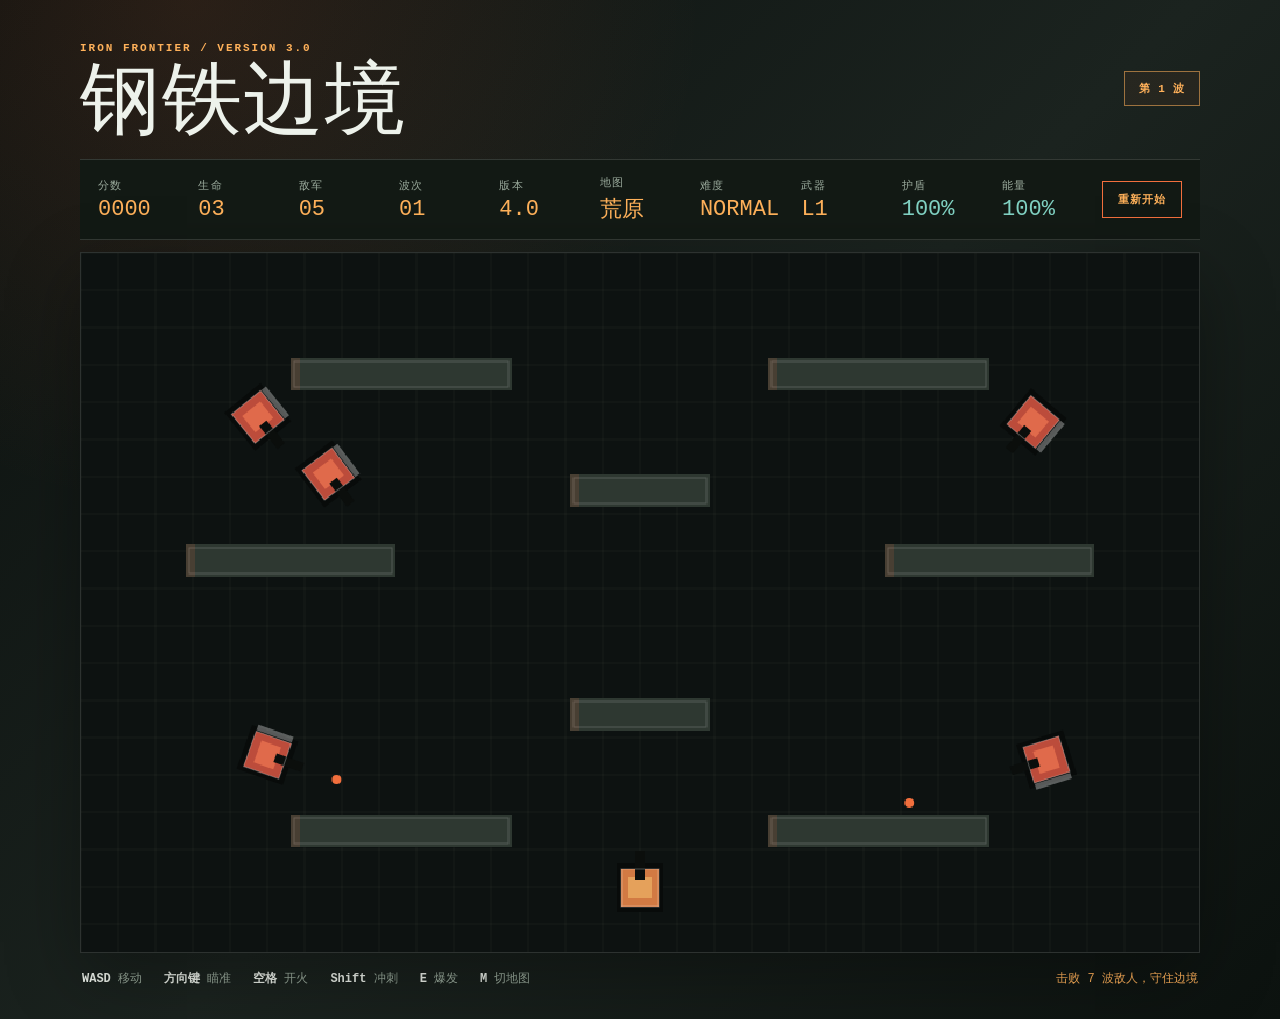
<file: tank-battle/index.html>
<!doctype html>
<html lang="zh-CN">
<head>
	<meta charset="UTF-8">
	<meta name="viewport" content="width=device-width, initial-scale=1.0">
	<title>钢铁边境 | 坦克大战 v2</title>
	<link rel="stylesheet" href="style.css">
</head>
<body>
	<main class="game-shell">
		<header class="topbar">
			<div><p class="eyebrow">IRON FRONTIER / VERSION 3.0</p><h1>钢铁边境</h1></div>
			<div class="mission-state" id="missionState">作战中</div>
		</header>
		<section class="hud" aria-label="游戏状态">
			<div class="stat"><span>分数</span><strong id="score">0000</strong></div>
			<div class="stat"><span>生命</span><strong id="lives">03</strong></div>
			<div class="stat"><span>敌军</span><strong id="enemies">00</strong></div>
			<div class="stat"><span>波次</span><strong id="wave">01</strong></div>
			<div class="stat"><span>版本</span><strong id="version">4.0</strong></div>
			<div class="stat"><span>地图</span><strong id="mapName">荒原</strong></div>
			<div class="stat"><span>难度</span><strong id="difficulty">NORMAL</strong></div>
			<div class="stat"><span>武器</span><strong id="weapon">L1</strong></div>
			<div class="stat"><span>护盾</span><strong id="shield">100%</strong></div>
			<div class="stat"><span>能量</span><strong id="charge">100%</strong></div>
			<button class="restart-button" id="restartButton" type="button">重新开始</button>
		</section>
		<section class="battlefield-wrap">
			<canvas id="battlefield" width="960" height="600" aria-label="坦克大战游戏区域"></canvas>
			<div class="overlay" id="overlay" hidden>
				<p class="eyebrow">MISSION REPORT</p><h2 id="overlayTitle">任务完成</h2>
				<p id="overlayCopy">边境暂时安全。</p><button class="primary-button" id="overlayButton" type="button">再次出击</button>
			</div>
		</section>
		<footer class="controls"><span><b>WASD</b> 移动</span><span><b>方向键</b> 瞄准</span><span><b>空格</b> 开火</span><span><b>Shift</b> 冲刺</span><span><b>E</b> 爆发</span><span><b>M</b> 切地图</span><span class="tip">击败 7 波敌人，守住边境</span></footer>
	</main>
	<script src="game.js"></script>
</body>
</html>
</file>
<file: tank-battle/style.css>
:root { color-scheme: dark; --ink: #edf2eb; --muted: #9aaa9c; --line: rgba(237,242,235,.15); --orange: #f26f3d; --orange-light: #ffb15a; --teal: #81d2c3; --panel: #121914; --field: #0b100f; }
* { box-sizing: border-box; }
body { min-width: 320px; margin: 0; color: var(--ink); background: #0c110f; background-image: radial-gradient(circle at 15% 0%, rgba(242,111,61,.12), transparent 32rem), linear-gradient(135deg,#0c110f,#1b231f 52%,#0c120f); font-family: Georgia, "Times New Roman", serif; }
button { font: inherit; }
.game-shell { width: min(1120px,calc(100% - 32px)); margin: 0 auto; padding: 42px 0 32px; }
.topbar, .hud, .controls { display: flex; align-items: center; justify-content: space-between; }
.topbar { margin-bottom: 24px; }
.eyebrow { margin: 0 0 8px; color: var(--orange-light); font: 700 11px/1.2 monospace; letter-spacing: .18em; }
h1, h2, p { margin-top: 0; }
h1 { margin-bottom: 0; font-size: clamp(2.4rem,7vw,5rem); font-weight: 400; line-height: .9; letter-spacing: .02em; }
.mission-state { padding: 9px 14px; border: 1px solid rgba(255,177,90,.55); color: var(--orange-light); background: rgba(242,111,61,.05); font: 700 11px monospace; letter-spacing: .08em; }
.hud { gap: 14px; margin-bottom: 12px; padding: 15px 18px; background: rgba(18,25,20,.96); border-top: 1px solid var(--line); border-bottom: 1px solid var(--line); }
.stat { display: grid; gap: 4px; min-width: 78px; }
.stat span { color: var(--muted); font: 11px monospace; letter-spacing: .12em; text-transform: uppercase; }
.stat strong { color: var(--orange-light); font: 22px monospace; }
#shield, #charge { color: var(--teal); }
.restart-button, .primary-button { border: 1px solid var(--orange); color: var(--orange-light); background: transparent; cursor: pointer; transition: background 160ms,color 160ms, transform 160ms; }
.restart-button { padding: 10px 15px; font: 700 11px monospace; letter-spacing: .08em; }
.restart-button:hover, .primary-button:hover { color: #171a16; background: var(--orange-light); transform: translateY(-1px); }
.battlefield-wrap { position: relative; overflow: hidden; border: 1px solid var(--line); background: var(--field); box-shadow: 0 24px 70px rgba(0,0,0,.32); }
canvas { display: block; width: 100%; height: auto; aspect-ratio: 8 / 5; image-rendering: pixelated; }
.overlay { position: absolute; inset: 0; display: grid; place-content: center; justify-items: center; padding: 24px; text-align: center; background: rgba(9,13,11,.86); }
.overlay[hidden] { display: none; }
.overlay h2 { margin-bottom: 8px; font-size: clamp(2rem,6vw,4rem); font-weight: 400; }
.overlay p:not(.eyebrow) { color: var(--muted); }
.primary-button { margin-top: 12px; padding: 13px 22px; font: 700 12px monospace; letter-spacing: .08em; }
.controls { flex-wrap: wrap; gap: 12px 22px; padding: 17px 2px 0; color: var(--muted); font: 12px monospace; }
.controls b { color: var(--ink); font-weight: 700; }
.tip { margin-left: auto; color: var(--orange-light); }
@media (max-width: 600px) { .game-shell { width: min(100% - 20px,1100px); padding-top: 25px; } .topbar { margin-bottom: 20px; } .hud { gap: 8px; padding: 12px; flex-wrap: wrap; } .stat { min-width: 64px; } .stat strong { font-size: 18px; } .restart-button { width: 100%; } .controls { display: grid; grid-template-columns: 1fr 1fr; } .tip { grid-column: 1 / -1; margin-left: 0; } }
</file>
